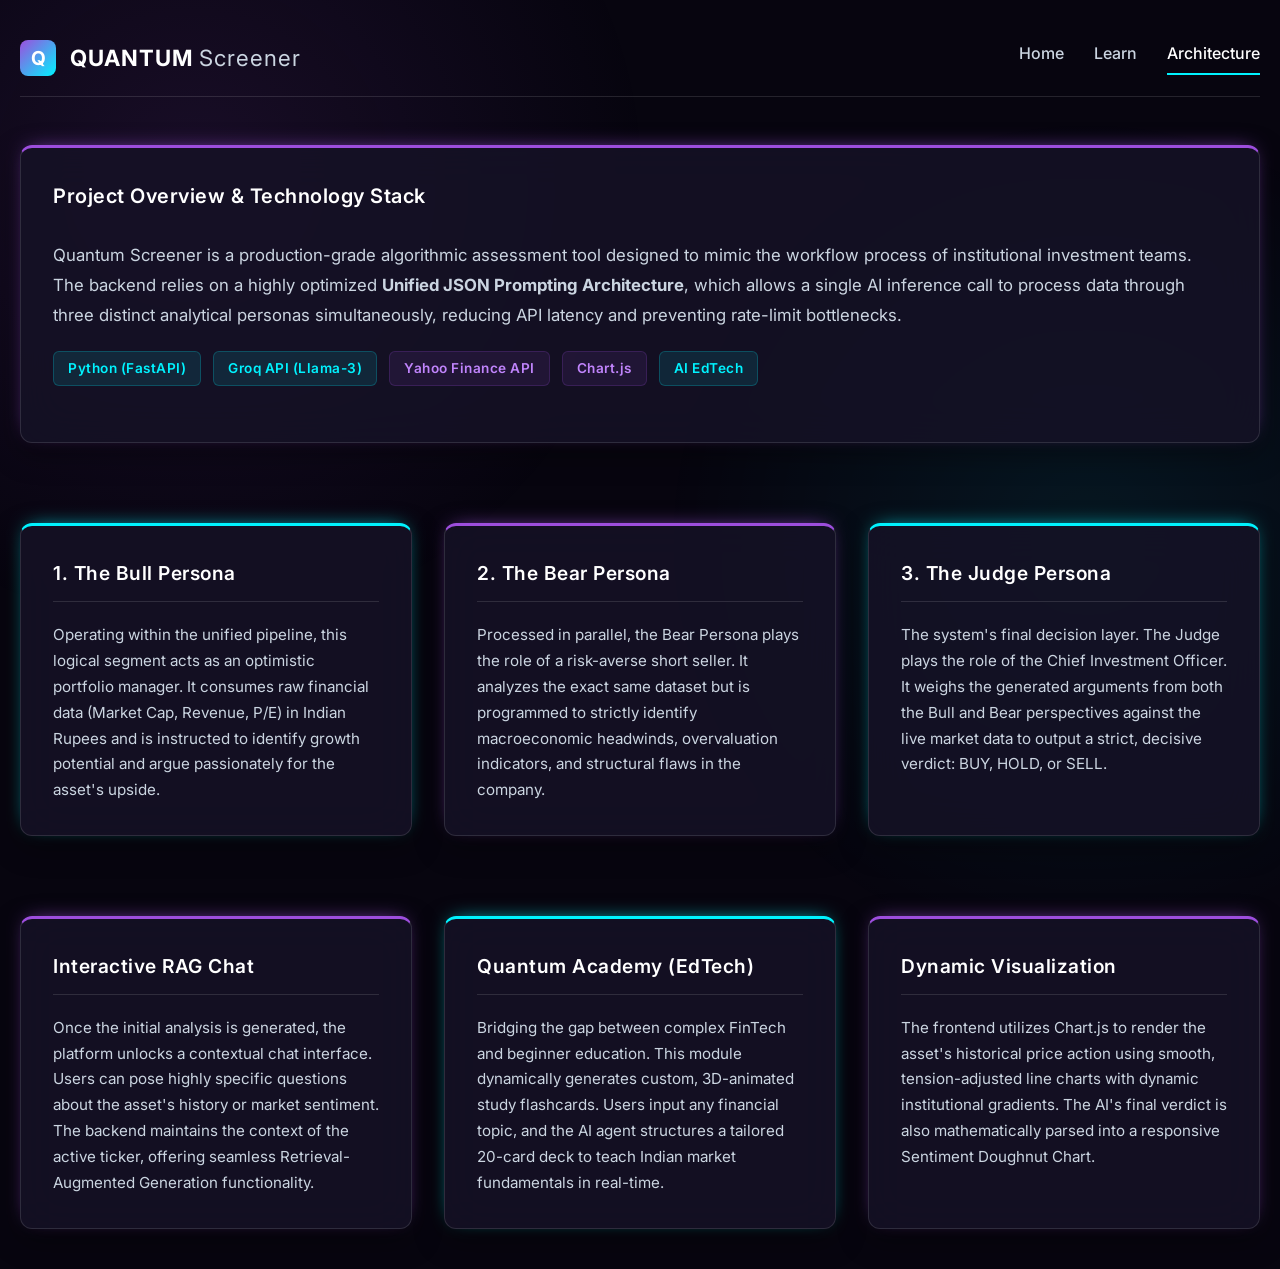
<file: frontend/about.html>
<!doctype html>
<html lang="en">
  <head>
    <meta charset="UTF-8" />
    <link rel="icon" type="image/svg+xml" href="static/favicon.svg" />
    <meta name="viewport" content="width=device-width, initial-scale=1.0" />
    <title>System Architecture | Quantum Screener</title>
    <link
      href="https://fonts.googleapis.com/css2?family=Inter:wght@400;500;600;700&display=swap"
      rel="stylesheet"
    />
    <link rel="stylesheet" href="style.css" />
</head>
  <body>
    <div class="background-glow"></div>

    <div class="app-container">
      <header class="top-nav">
        <div class="brand">
          <div class="brand-icon">Q</div>
          <h1>QUANTUM <span class="light-text">Screener</span></h1>
        </div>
        <nav class="nav-links">
          <a href="index.html">Home</a>
          <a href="learn.html">Learn</a>
          <a href="about.html" class="active">Architecture</a>
        </nav>
      </header>

      <section
        class="glass-panel glow-border-purple"
        style="margin-bottom: 32px"
      >
        <div class="panel-header">
          <h2>Project Overview & Technology Stack</h2>
        </div>
        <div class="info-section">
          <p>
            Quantum Screener is a production-grade algorithmic assessment tool
            designed to mimic the workflow process of institutional investment
            teams. The backend relies on a highly optimized
            <strong>Unified JSON Prompting Architecture</strong>, which allows a
            single AI inference call to process data through three distinct
            analytical personas simultaneously, reducing API latency and
            preventing rate-limit bottlenecks.
          </p>
          <div class="tech-stack">
            <span class="tag">Python (FastAPI)</span>
            <span class="tag">Groq API (Llama-3)</span>
            <span class="tag tag-purple">Yahoo Finance API</span>
            <span class="tag tag-purple">Chart.js</span>
            <span class="tag">AI EdTech</span>
          </div>
        </div>
      </section>

      <div class="grid-3">
        <div class="architecture-card glass-panel glow-border-cyan">
          <h3 class="text-cyan">1. The Bull Persona</h3>
          <p>
            Operating within the unified pipeline, this logical segment acts as
            an optimistic portfolio manager. It consumes raw financial data
            (Market Cap, Revenue, P/E) in Indian Rupees and is instructed to
            identify growth potential and argue passionately for the asset's
            upside.
          </p>
        </div>
        <div class="architecture-card glass-panel glow-border-purple">
          <h3 class="text-purple">2. The Bear Persona</h3>
          <p>
            Processed in parallel, the Bear Persona plays the role of a
            risk-averse short seller. It analyzes the exact same dataset but is
            programmed to strictly identify macroeconomic headwinds,
            overvaluation indicators, and structural flaws in the company.
          </p>
        </div>
        <div class="architecture-card glass-panel glow-border-cyan">
          <h3 class="text-cyan">3. The Judge Persona</h3>
          <p>
            The system's final decision layer. The Judge plays the role of the
            Chief Investment Officer. It weighs the generated arguments from
            both the Bull and Bear perspectives against the live market data to
            output a strict, decisive verdict: BUY, HOLD, or SELL.
          </p>
        </div>
      </div>

      <div class="grid-3" style="margin-top: 32px">
        <div class="architecture-card glass-panel glow-border-purple">
          <h3 class="text-purple">Interactive RAG Chat</h3>
          <p>
            Once the initial analysis is generated, the platform unlocks a
            contextual chat interface. Users can pose highly specific questions
            about the asset's history or market sentiment. The backend maintains
            the context of the active ticker, offering seamless
            Retrieval-Augmented Generation functionality.
          </p>
        </div>
        <div class="architecture-card glass-panel glow-border-cyan">
          <h3 class="text-cyan">Quantum Academy (EdTech)</h3>
          <p>
            Bridging the gap between complex FinTech and beginner education.
            This module dynamically generates custom, 3D-animated study
            flashcards. Users input any financial topic, and the AI agent
            structures a tailored 20-card deck to teach Indian market
            fundamentals in real-time.
          </p>
        </div>
        <div class="architecture-card glass-panel glow-border-purple">
          <h3 class="text-purple">Dynamic Visualization</h3>
          <p>
            The frontend utilizes Chart.js to render the asset's historical
            price action using smooth, tension-adjusted line charts with dynamic
            institutional gradients. The AI's final verdict is also
            mathematically parsed into a responsive Sentiment Doughnut Chart.
          </p>
        </div>
      </div>
    </div>
  </body>
</html>
</file>
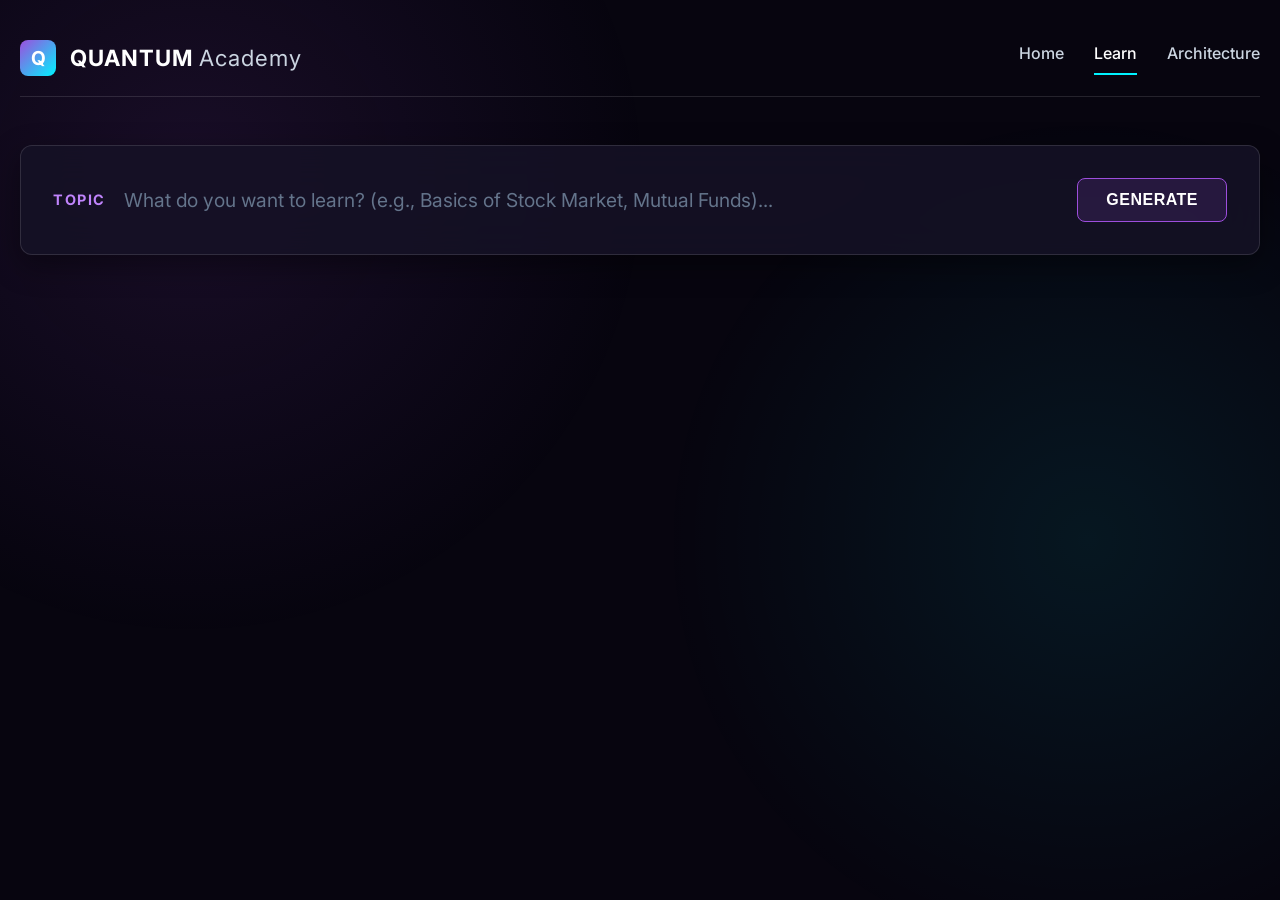
<file: frontend/learn.html>
<!doctype html>
<html lang="en">
  <head>
    <meta charset="UTF-8" />
    <link rel="icon" type="image/svg+xml" href="static/favicon.svg" />
    <meta name="viewport" content="width=device-width, initial-scale=1.0" />
    <title>Quantum Academy | Learn</title>
    <link
      href="https://fonts.googleapis.com/css2?family=Inter:wght@400;500;600;700&display=swap"
      rel="stylesheet"
    />
    <link rel="stylesheet" href="style.css" />
  </head>
  <body>
    <div class="background-glow"></div>
    <div class="app-container">
      <header class="top-nav">
        <div class="brand">
          <div class="brand-icon">Q</div>
          <h1>QUANTUM <span class="light-text">Academy</span></h1>
        </div>
        <nav class="nav-links">
          <a href="index.html">Home</a>
          <a href="learn.html" class="active">Learn</a>
          <a href="about.html">Architecture</a>
        </nav>
      </header>

      <div class="tip">Use desktop for better feel..</div>

      <section class="search-panel glass-panel">
        <div class="search-bar">
          <span class="search-prefix">TOPIC</span>
          <input
            type="text"
            id="topicInput"
            placeholder="What do you want to learn? (e.g., Basics of Stock Market, Mutual Funds)..."
            autocomplete="off"
          />
          <button id="generateCardsBtn">GENERATE</button>
        </div>
      </section>

      <div id="loader" class="hidden" style="text-align: center; padding: 50px">
        <div class="loader-ring"></div>
        <p class="loader-text text-cyan">
          AI is generating your custom flashcards...
        </p>
      </div>

      <div id="deckArea" class="learn-container hidden fade-in">
        <div class="flashcard-wrapper" id="flashcardWrapper">
          <div class="flashcard" id="flashcard">
            <div class="flashcard-front"><h3 id="cardFront">Question</h3></div>
            <div class="flashcard-back"><p id="cardBack">Answer</p></div>
          </div>
        </div>

        <div class="card-controls">
          <button id="prevBtn">← Previous</button>
          <span id="cardCounter">1 / 20</span>
          <button id="nextBtn">Next →</button>
        </div>
      </div>
    </div>

    <script src="learn.js"></script>
  </body>
</html>
</file>
<file: frontend/style.css>
/* Color Variables */
:root {
    --bg-base: #07050f;
    --glass-bg: rgba(22, 18, 38, 0.85);
    --glass-border: rgba(255, 255, 255, 0.12);
    --cyan: #00f3ff;
    --purple: #9d4edd;
    --purple-light: #c084fc;
    --green: #0ecb81;
    --red: #f6465d;
    --text-main: #ffffff;
    --text-muted: #cbd5e1;
    --font-ui: 'Inter', sans-serif;
}

/* Reset */
* {
    box-sizing: border-box;
    margin: 0;
    padding: 0;
}

/* Base Body Styles */
body {
    background-color: var(--bg-base);
    color: var(--text-main);
    font-family: var(--font-ui);
    min-height: 100vh;
    overflow-x: hidden;
    position: relative;
    line-height: 1.6;
}

/* Background Gradients */
.background-glow {
    position: fixed;
    top: 0;
    left: 0;
    width: 100vw;
    height: 100vh;
    z-index: -1;
    background-image:
        radial-gradient(circle at 15% 20%, rgba(157, 78, 221, 0.12), transparent 35%),
        radial-gradient(circle at 85% 60%, rgba(0, 243, 255, 0.08), transparent 35%);
}

.tip {
    display: none;
    white-space: nowrap;
    animation: scroll-right 8s linear infinite;
}

@keyframes scroll-right {
    0% {
        transform: translateX(-100%);
    }

    100% {
        transform: translateX(100%);
    }
}

/* Layout Containers */
.app-container {
    max-width: 1400px;
    margin: 0 auto;
    padding: 40px 20px;
    display: flex;
    flex-direction: column;
    gap: 48px;
}

#resultsPanel {
    display: flex;
    flex-direction: column;
    gap: 48px;
}

/* Utilities */
a {
    text-decoration: none;
    color: inherit;
}

.hidden {
    display: none !important;
}

.text-cyan {
    color: var(--cyan);
}

.text-purple {
    color: var(--purple-light);
}

.text-white {
    color: #fff;
}

.text-green {
    color: var(--green);
}

.text-red {
    color: var(--red);
}

.font-medium {
    font-weight: 500;
}

.bg-green-light {
    background: rgba(14, 203, 129, 0.15);
}

.bg-red-light {
    background: rgba(246, 70, 93, 0.15);
}

/* Glassmorphism Panels */
.glass-panel {
    background: var(--glass-bg);
    backdrop-filter: blur(20px);
    -webkit-backdrop-filter: blur(20px);
    border: 1px solid var(--glass-border);
    border-radius: 12px;
    padding: 32px;
    box-shadow: 0 10px 30px rgba(0, 0, 0, 0.4);
    display: flex;
    flex-direction: column;
}

.glow-border-cyan {
    border-top: 3px solid var(--cyan);
    box-shadow: 0 -4px 20px -10px var(--cyan), 0 10px 30px rgba(0, 0, 0, 0.4);
}

.glow-border-purple {
    border-top: 3px solid var(--purple);
    box-shadow: 0 -4px 20px -10px var(--purple), 0 10px 30px rgba(0, 0, 0, 0.4);
}

/* Navigation */
.top-nav {
    display: flex;
    justify-content: space-between;
    align-items: center;
    border-bottom: 1px solid var(--glass-border);
    padding-bottom: 20px;
}

.brand {
    display: flex;
    align-items: center;
    gap: 14px;
}

.brand-icon {
    background: linear-gradient(135deg, var(--purple), var(--cyan));
    color: white;
    width: 36px;
    height: 36px;
    display: flex;
    align-items: center;
    justify-content: center;
    border-radius: 8px;
    font-weight: 700;
    font-size: 1.2rem;
}

.brand h1 {
    font-size: 1.4rem;
    font-weight: 700;
    letter-spacing: 1px;
    color: #fff;
}

.light-text {
    font-weight: 400;
    color: var(--text-muted);
}

.nav-links {
    display: flex;
    gap: 30px;
}

.nav-links a {
    font-size: 1rem;
    font-weight: 500;
    color: var(--text-muted);
    transition: 0.3s;
    padding-bottom: 6px;
    border-bottom: 2px solid transparent;
}

.nav-links a:hover,
.nav-links a.active {
    color: var(--text-main);
    border-bottom-color: var(--cyan);
}

/* Search Bar */
.search-bar {
    display: flex;
    gap: 18px;
    align-items: center;
}

.search-prefix {
    font-size: 0.9rem;
    font-weight: 700;
    color: var(--purple-light);
    letter-spacing: 1.5px;
}

input {
    flex: 1;
    background: transparent;
    border: none;
    color: white;
    font-size: 1.2rem;
    outline: none;
    font-family: var(--font-ui);
}

input::placeholder {
    color: #64748b;
}

/* Buttons */
button {
    background: rgba(157, 78, 221, 0.15);
    color: var(--text-main);
    border: 1px solid var(--purple);
    padding: 12px 28px;
    border-radius: 8px;
    font-weight: 600;
    cursor: pointer;
    transition: 0.3s;
    font-size: 1rem;
    letter-spacing: 0.5px;
}

button:hover {
    background: var(--purple);
    box-shadow: 0 0 20px rgba(157, 78, 221, 0.5);
}

/* KPI Grid */
.kpi-grid {
    display: grid;
    grid-template-columns: repeat(4, 1fr);
    gap: 32px;
}

.kpi-card {
    display: flex;
    flex-direction: column;
    justify-content: center;
    gap: 12px;
}

.kpi-label {
    font-size: 0.85rem;
    color: var(--text-muted);
    text-transform: uppercase;
    letter-spacing: 1.5px;
    font-weight: 600;
}

.kpi-value {
    font-size: 1.9rem;
    font-weight: 700;
}

/* Charts */
.charts-grid {
    display: grid;
    grid-template-columns: 2fr 1fr;
    gap: 32px;
}

.chart-card {
    display: flex;
    flex-direction: column;
}

.panel-header {
    margin-bottom: 28px;
    display: flex;
    align-items: center;
    gap: 12px;
    flex-shrink: 0;
}

.panel-header h2 {
    font-size: 1.25rem;
    font-weight: 600;
    letter-spacing: 0.5px;
    color: #fff;
}

.border-none {
    margin-bottom: 10px;
}

.badge {
    background: rgba(0, 243, 255, 0.15);
    color: var(--cyan);
    padding: 5px 12px;
    border-radius: 6px;
    font-size: 0.9rem;
    font-weight: 700;
    letter-spacing: 1px;
}

.canvas-wrapper {
    position: relative;
    width: 100%;
    height: 380px;
    flex-grow: 1;
}

/* Typography */
.ai-text {
    color: #e2e8f0;
    font-size: 1.05rem;
    line-height: 1.8;
    white-space: pre-wrap;
    font-weight: 400;
}

.primary-verdict {
    font-size: 1.15rem;
    font-weight: 500;
    color: #fff;
}

.debate-grid {
    display: grid;
    grid-template-columns: 1fr 1fr;
    gap: 32px;
}

/* Chat UI */
.chat-section {
    display: flex;
    flex-direction: column;
    gap: 15px;
    height: 500px;
}

.chat-box {
    flex: 1;
    overflow-y: auto;
    display: flex;
    flex-direction: column;
    gap: 16px;
    padding-right: 10px;
    margin-bottom: 10px;
}

.chat-box::-webkit-scrollbar {
    width: 6px;
}

.chat-box::-webkit-scrollbar-track {
    background: rgba(0, 0, 0, 0.1);
    border-radius: 4px;
}

.chat-box::-webkit-scrollbar-thumb {
    background: rgba(255, 255, 255, 0.1);
    border-radius: 4px;
}

.chat-message {
    display: flex;
    gap: 12px;
    max-width: 85%;
}

.ai-message {
    align-self: flex-start;
}

.user-message {
    align-self: flex-end;
    flex-direction: row-reverse;
}

.msg-avatar {
    width: 32px;
    height: 32px;
    border-radius: 8px;
    display: flex;
    align-items: center;
    justify-content: center;
    font-weight: 700;
    font-size: 0.9rem;
    flex-shrink: 0;
}

.ai-message .msg-avatar {
    background: linear-gradient(135deg, var(--purple), var(--cyan));
    color: white;
}

.user-message .msg-avatar {
    background: rgba(255, 255, 255, 0.1);
    color: var(--text-muted);
}

.msg-bubble {
    padding: 12px 16px;
    border-radius: 12px;
    font-size: 0.95rem;
    line-height: 1.6;
}

.ai-message .msg-bubble {
    background: rgba(0, 243, 255, 0.05);
    border: 1px solid rgba(0, 243, 255, 0.1);
    color: var(--text-main);
    border-top-left-radius: 2px;
}

.user-message .msg-bubble {
    background: rgba(157, 78, 221, 0.15);
    border: 1px solid rgba(157, 78, 221, 0.2);
    color: var(--text-main);
    border-top-right-radius: 2px;
}

.chat-input-wrapper {
    display: flex;
    gap: 12px;
}

.chat-input-wrapper input {
    flex: 1;
    background: rgba(0, 0, 0, 0.2);
    border: 1px solid var(--glass-border);
    padding: 12px 16px;
    border-radius: 8px;
    font-size: 1rem;
    color: white;
    transition: 0.3s;
}

.chat-input-wrapper input:focus {
    border-color: var(--cyan);
    background: rgba(0, 0, 0, 0.4);
}

.chat-input-wrapper button {
    padding: 12px 24px;
}

/* Market Intel */
.intel-grid {
    display: grid;
    grid-template-columns: repeat(3, 1fr);
    gap: 40px;
}

.intel-col h3 {
    font-size: 1.1rem;
    margin-bottom: 20px;
    font-weight: 600;
    color: #fff;
    border-bottom: 1px solid var(--glass-border);
    padding-bottom: 12px;
}

.clean-list {
    list-style: none;
    display: flex;
    flex-direction: column;
    gap: 16px;
}

.clean-list li {
    font-size: 0.95rem;
    padding-bottom: 12px;
    border-bottom: 1px solid rgba(255, 255, 255, 0.05);
    display: flex;
    justify-content: space-between;
    align-items: center;
    color: var(--text-muted);
}

.clean-list li:last-child {
    border-bottom: none;
}

.ticker {
    font-weight: 600;
    color: #fff;
}

.badge-pill {
    padding: 4px 10px;
    border-radius: 6px;
    font-size: 0.8rem;
    font-weight: 600;
}

/* Loader & Animations */
#loader {
    text-align: center;
    padding: 100px;
}

.loader-text {
    color: var(--cyan);
    font-weight: 500;
    font-size: 1.1rem;
    letter-spacing: 1px;
}

.loader-ring {
    display: inline-block;
    width: 45px;
    height: 45px;
    border: 4px solid rgba(0, 243, 255, 0.1);
    border-radius: 50%;
    border-top-color: var(--cyan);
    animation: spin 1s linear infinite;
    margin-bottom: 20px;
}

@keyframes spin {
    to {
        transform: rotate(360deg);
    }
}

.fade-in {
    animation: fadeIn 0.4s ease-in;
}

@keyframes fadeIn {
    from {
        opacity: 0;
        transform: translateY(15px);
    }

    to {
        opacity: 1;
        transform: translateY(0);
    }
}

/* Flashcards UI */
.learn-container {
    display: flex;
    flex-direction: column;
    align-items: center;
    max-width: 750px;
    margin: 0 auto;
    padding: 20px;
}

.flashcard-wrapper {
    perspective: 1200px;
    width: 100%;
    height: 400px;
    cursor: pointer;
    position: relative;
    margin-bottom: 30px;
}

.flashcard {
    width: 100%;
    height: 100%;
    position: absolute;
    transition: transform 0.6s ease-in-out;
    transform-style: preserve-3d;
}

.flashcard-wrapper:hover .flashcard:not(.flipped) {
    transform: translateY(-4px);
    box-shadow: 0 15px 30px rgba(0, 243, 255, 0.05);
}

.flashcard.flipped {
    transform: rotateY(180deg);
}

.flashcard-front,
.flashcard-back {
    position: absolute;
    width: 100%;
    height: 100%;
    backface-visibility: hidden;
    -webkit-backface-visibility: hidden;
    display: flex;
    flex-direction: column;
    justify-content: center;
    align-items: center;
    padding: 50px;
    text-align: center;
    border-radius: 24px;
    background: linear-gradient(145deg, rgba(22, 18, 38, 0.95), rgba(15, 10, 25, 0.98));
    border: 1px solid rgba(255, 255, 255, 0.08);
    box-shadow: 0 20px 50px rgba(0, 0, 0, 0.6), inset 0 0 0 1px rgba(255, 255, 255, 0.03);
    backdrop-filter: blur(20px);
    -webkit-backdrop-filter: blur(20px);
}

.flashcard-front::before {
    content: '';
    position: absolute;
    inset: 0;
    border-radius: 24px;
    pointer-events: none;
    box-shadow: inset 0 4px 30px rgba(0, 243, 255, 0.1);
}

.flashcard-back::before {
    content: '';
    position: absolute;
    inset: 0;
    border-radius: 24px;
    pointer-events: none;
    box-shadow: inset 0 4px 30px rgba(157, 78, 221, 0.1);
}

.flashcard-front {
    z-index: 2;
}

.flashcard-front h3 {
    font-size: 2.2rem;
    font-weight: 700;
    line-height: 1.4;
    margin: 0;
    background: linear-gradient(to right, #ffffff, var(--cyan));
    -webkit-background-clip: text;
    -webkit-text-fill-color: transparent;
    letter-spacing: -0.5px;
}

.flashcard-back {
    transform: rotateY(180deg);
    background: linear-gradient(145deg, rgba(35, 15, 50, 0.9), rgba(15, 10, 25, 0.98));
}

.flashcard-back p {
    font-size: 1.35rem;
    font-weight: 400;
    line-height: 1.8;
    color: #e2e8f0;
    margin: 0;
}

.card-controls {
    display: flex;
    gap: 20px;
    align-items: center;
    background: rgba(0, 0, 0, 0.4);
    padding: 12px 24px;
    border-radius: 50px;
    border: 1px solid rgba(255, 255, 255, 0.05);
    backdrop-filter: blur(10px);
}

.card-controls button {
    padding: 12px 28px;
    background: rgba(255, 255, 255, 0.05);
    border: 1px solid rgba(255, 255, 255, 0.1);
    color: #fff;
    border-radius: 30px;
    cursor: pointer;
    transition: all 0.3s ease;
    font-weight: 600;
    letter-spacing: 0.5px;
}

.card-controls button:hover {
    background: rgba(255, 255, 255, 0.15);
    transform: translateY(-2px);
    box-shadow: 0 5px 15px rgba(0, 0, 0, 0.3);
    border-color: rgba(255, 255, 255, 0.2);
}

#cardCounter {
    font-weight: 600;
    color: #94a3b8;
    font-size: 1.1rem;
    min-width: 70px;
    text-align: center;
    letter-spacing: 1px;
}

/* About Page Styles */
.info-section {
    margin-bottom: 24px;
}

.info-section p {
    color: #cbd5e1;
    font-size: 1.05rem;
    line-height: 1.8;
    margin-bottom: 20px;
    font-weight: 400;
}

.tech-stack {
    display: flex;
    gap: 12px;
    margin-top: 20px;
    flex-wrap: wrap;
}

.tag {
    background: rgba(0, 243, 255, 0.1);
    color: var(--cyan);
    padding: 6px 14px;
    border-radius: 6px;
    font-size: 0.85rem;
    font-weight: 600;
    letter-spacing: 0.5px;
    border: 1px solid rgba(0, 243, 255, 0.2);
}

.tag-purple {
    background: rgba(157, 78, 221, 0.1);
    color: var(--purple-light);
    border-color: rgba(157, 78, 221, 0.2);
}

.grid-3 {
    display: grid;
    grid-template-columns: repeat(3, 1fr);
    gap: 32px;
}

.grid-2 {
    display: grid;
    grid-template-columns: repeat(2, 1fr);
    gap: 32px;
    margin-top: 32px;
}

.architecture-card {
    display: flex;
    flex-direction: column;
    gap: 12px;
}

.architecture-card h3 {
    color: #fff;
    font-size: 1.2rem;
    font-weight: 600;
    letter-spacing: 0.5px;
    border-bottom: 1px solid var(--glass-border);
    padding-bottom: 12px;
    margin-bottom: 8px;
}

.architecture-card p {
    color: #cbd5e1;
    font-size: 0.95rem;
    line-height: 1.7;
}

/* Responsive Design System */

/* TABLETS (Max 1024px) */
@media (max-width: 1024px) {

    .charts-grid,
    .debate-grid,
    .intel-grid,
    .grid-3,
    .grid-2 {
        grid-template-columns: 1fr;
    }

    .kpi-grid {
        grid-template-columns: repeat(2, 1fr);
    }

    .canvas-wrapper {
        height: 320px;
    }
}

/* MOBILE PHONES (Max 768px) */
@media (max-width: 768px) {
    .app-container {
        padding: 20px 15px;
        gap: 24px;
    }

    /* 1. Fixed Title & Brand Header */
    .top-nav {
        flex-direction: column;
        gap: 20px;
        text-align: center;
    }

    .brand {
        flex-direction: column;
        gap: 8px;
        justify-content: center;
    }

    /* Stacks logo above title */
    .brand-icon {
        width: 44px;
        height: 44px;
        font-size: 1.4rem;
    }

    .brand h1 {
        font-size: 1.3rem;
    }

    .nav-links {
        flex-wrap: wrap;
        justify-content: center;
        gap: 15px;
    }

    /* 2. Fixed Search Bar & Form Panel */
    .search-bar {
        flex-direction: column;
        align-items: stretch;
        gap: 12px;
        background: rgba(0, 0, 0, 0.25);
        padding: 20px;
        border-radius: 16px;
        border: 1px solid rgba(255, 255, 255, 0.05);
    }

    .search-prefix {
        text-align: center;
        margin-bottom: -5px;
    }

    input {
        text-align: center;
        background: rgba(255, 255, 255, 0.05);
        padding: 14px;
        border-radius: 8px;
        border: 1px solid rgba(255, 255, 255, 0.1);
    }

    /* 3. Button Wrapping Fix */
    button {
        width: 100%;
        padding: 14px;
        font-size: 0.95rem;
        white-space: nowrap;
    }

    .glass-panel {
        padding: 20px;
    }

    .kpi-grid {
        gap: 16px;
    }

    .flashcard-front,
    .flashcard-back {
        padding: 30px 20px;
    }

    .flashcard-front h3 {
        font-size: 1.6rem;
    }

    .flashcard-back p {
        font-size: 1.1rem;
    }
}

/* SMALL PHONES (Max 480px) */
@media (max-width: 500px) {
    .kpi-grid {
        grid-template-columns: 1fr;
    }

    .tip {
        display: block;
    }

    .panel-header {
        flex-direction: column;
        align-items: flex-start;
        gap: 10px;
    }

    .panel-header h2 {
        font-size: 1.15rem;
    }

    .brand h1 {
        font-size: 1.15rem;
    }

    button {
        padding: 12px;
        font-size: 0.85rem;
    }

    .chat-input-wrapper {
        flex-direction: column;
    }

    .chat-input-wrapper button {
        width: 100%;
    }

    .flashcard-wrapper {
        height: 320px;
    }

    .flashcard-front h3 {
        font-size: 1.4rem;
    }

    .flashcard-back p {
        font-size: 0.95rem;
    }

    .card-controls {
        flex-direction: column;
        width: 100%;
        gap: 12px;
        border-radius: 16px;
    }

    .card-controls button {
        width: 100%;
    }
}
</file>
